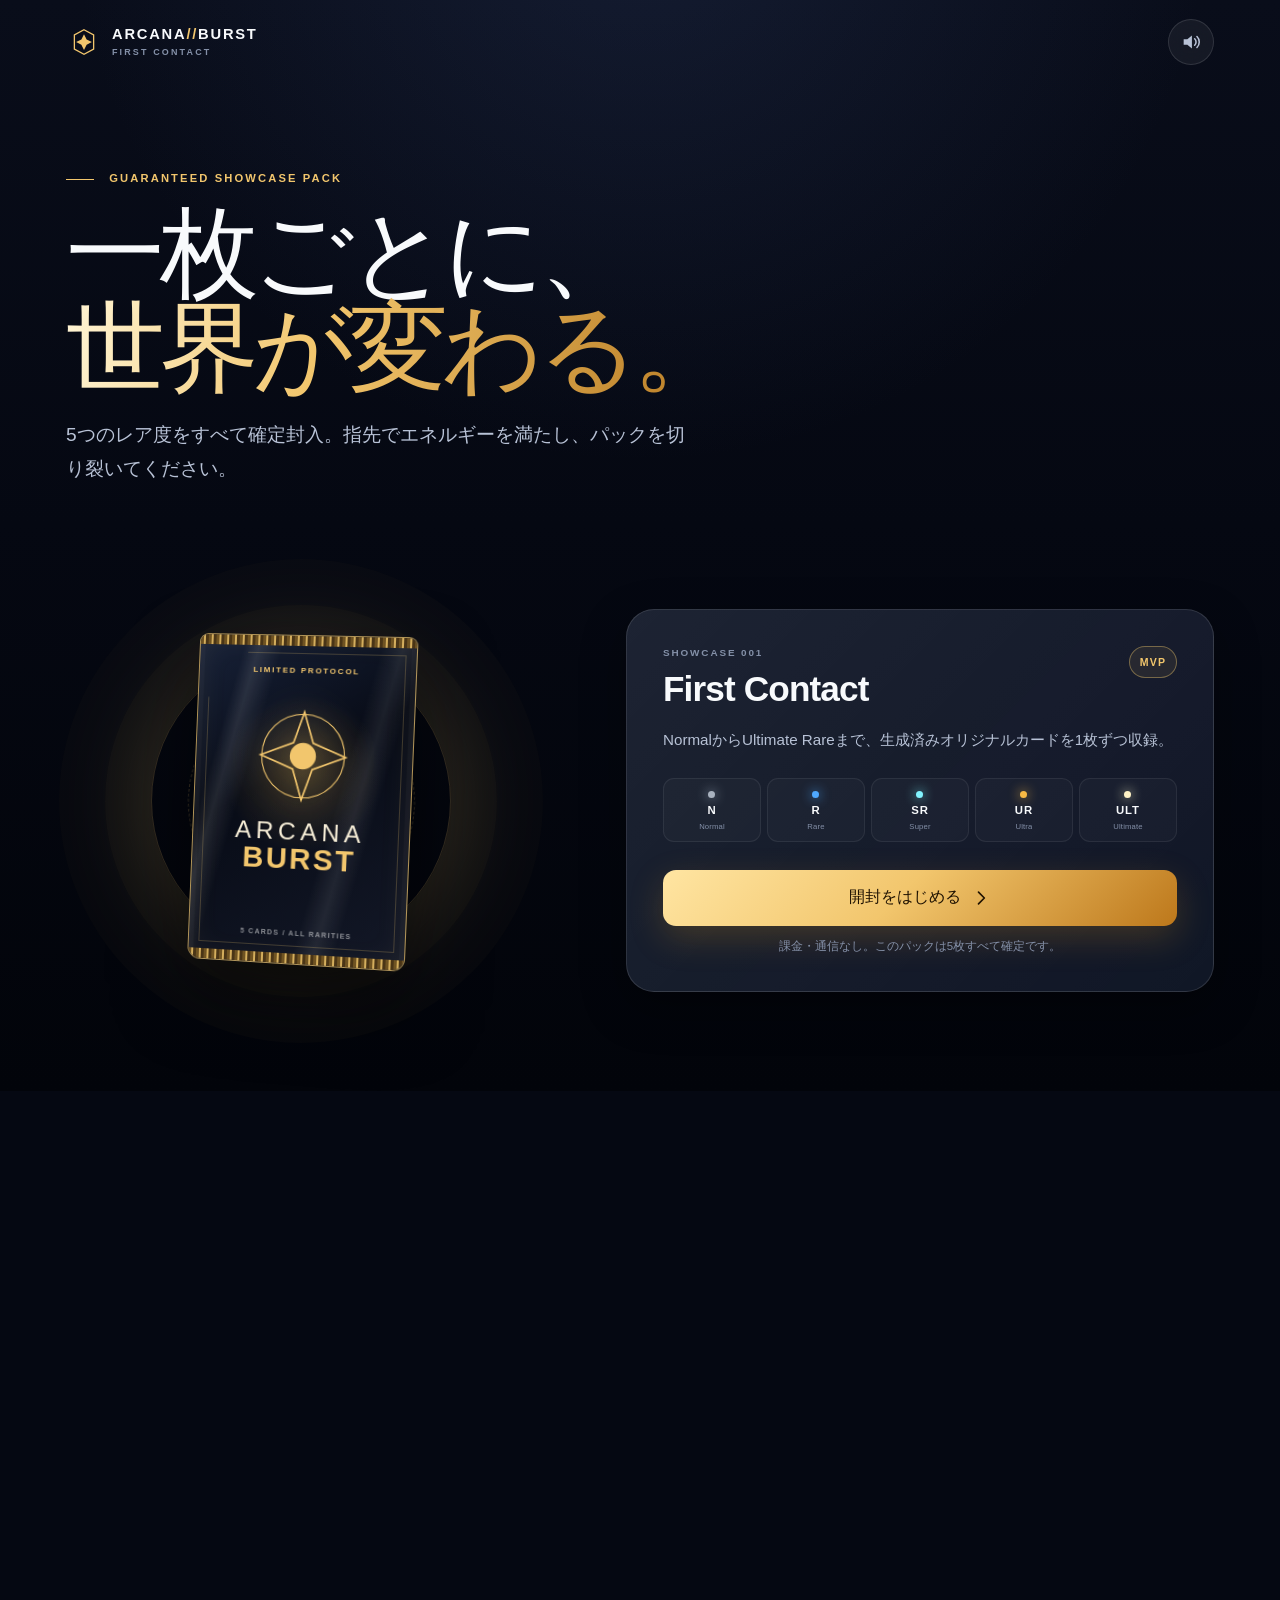
<file: index.html>
<!doctype html>
<html lang="en">
  <head>
    <meta charset="utf-8">
    <meta name="viewport" content="width=device-width, initial-scale=1">
    <title>ARCANA//BURST — Card Pack Opening MVP</title>
    <meta name="description" content="A premium five-rarity card pack opening showcase with original art, sound and effects.">
    <meta http-equiv="refresh" content="0; url=PreviewWeb/?v=20260710-sol-ultra">
    <link rel="canonical" href="PreviewWeb/">
  </head>
  <body>
    <p><a href="PreviewWeb/?v=20260710-sol-ultra">Open ARCANA//BURST</a></p>
  </body>
</html>
</file>
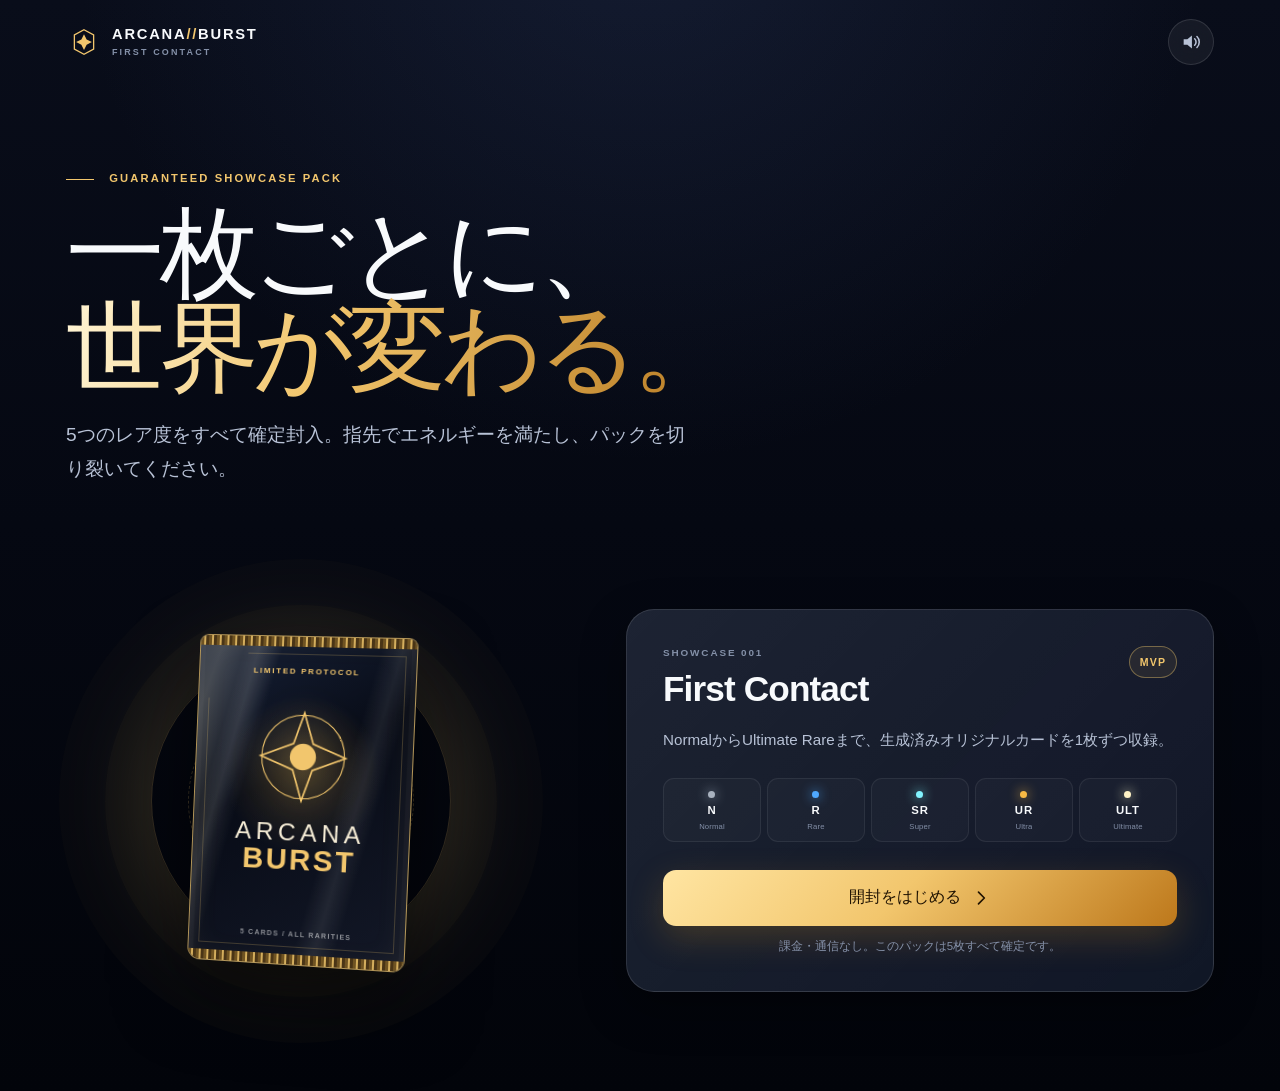
<file: PreviewWeb/index.html>
<!doctype html>
<html lang="ja">
  <head>
    <meta charset="utf-8">
    <meta name="viewport" content="width=device-width, initial-scale=1, viewport-fit=cover">
    <meta name="theme-color" content="#050812">
    <meta name="description" content="5つのレア度を確定封入した、カードパック開封MVPのブラウザ体験です。">
    <title>ARCANA//BURST — Card Pack Opening MVP</title>
    <link rel="icon" href="data:image/svg+xml,%3Csvg xmlns='http://www.w3.org/2000/svg' viewBox='0 0 32 32'%3E%3Crect width='32' height='32' rx='7' fill='%23050812'/%3E%3Cpath d='m16 4 4 8 8 4-8 4-4 8-4-8-8-4 8-4 4-8Z' fill='%23f2c66d'/%3E%3C/svg%3E">
    <link rel="preload" as="image" href="assets/cards/ultimate-rare.webp">
    <link rel="stylesheet" href="styles.css?v=20260710-sol-ultra">
  </head>
  <body data-stage="selection" data-rarity="none">
    <a class="skip-link" href="#main-content">メインへ移動</a>

    <div class="ambient" aria-hidden="true">
      <span class="ambient__orb ambient__orb--one"></span>
      <span class="ambient__orb ambient__orb--two"></span>
      <span class="ambient__grid"></span>
    </div>

    <div id="screen-flash" class="screen-flash" aria-hidden="true"></div>
    <div id="apex-overlay" class="apex-overlay" aria-hidden="true">
      <span class="apex-overlay__ring apex-overlay__ring--one"></span>
      <span class="apex-overlay__ring apex-overlay__ring--two"></span>
      <span class="apex-overlay__core"></span>
    </div>

    <main id="main-content" class="app-shell">
      <header class="top-bar">
        <a id="brand-home" class="brand" href="#pack-selection" aria-label="ARCANA BURST ホーム">
          <span class="brand__mark" aria-hidden="true">
            <svg viewBox="0 0 32 32" width="28" height="28" focusable="false">
              <path d="M16 2 27 8v16l-11 6L5 24V8L16 2Z" fill="none" stroke="currentColor" stroke-width="1.5"/>
              <path d="m16 7 3 6 6 3-6 3-3 6-3-6-6-3 6-3 3-6Z" fill="currentColor"/>
            </svg>
          </span>
          <span>
            <span class="brand__name">ARCANA<span>//</span>BURST</span>
            <span class="brand__edition">FIRST CONTACT</span>
          </span>
        </a>

        <button id="sound-toggle" class="icon-button" type="button" aria-pressed="true" aria-label="効果音をオフにする">
          <svg class="sound-icon sound-icon--on" viewBox="0 0 24 24" width="22" height="22" aria-hidden="true" focusable="false">
            <path d="M4 9v6h4l5 4V5L8 9H4Z" fill="currentColor"/>
            <path d="M16 8.5c1 .9 1.5 2 1.5 3.5S17 14.6 16 15.5M18.5 6c1.7 1.6 2.5 3.6 2.5 6s-.8 4.4-2.5 6" fill="none" stroke="currentColor" stroke-width="1.7" stroke-linecap="round"/>
          </svg>
          <svg class="sound-icon sound-icon--off" viewBox="0 0 24 24" width="22" height="22" aria-hidden="true" focusable="false">
            <path d="M4 9v6h4l5 4V5L8 9H4Z" fill="currentColor"/>
            <path d="m16.5 9 4 6m0-6-4 6" fill="none" stroke="currentColor" stroke-width="1.8" stroke-linecap="round"/>
          </svg>
        </button>
      </header>

      <section id="pack-selection" class="screen selection-screen" aria-labelledby="selection-title">
        <div class="hero-copy">
          <p class="eyebrow"><span aria-hidden="true"></span> GUARANTEED SHOWCASE PACK</p>
          <h1 id="selection-title">一枚ごとに、<br><em>世界が変わる。</em></h1>
          <p class="hero-copy__lead">5つのレア度をすべて確定封入。指先でエネルギーを満たし、パックを切り裂いてください。</p>
        </div>

        <div class="showcase-layout">
          <div class="pack-preview" aria-hidden="true">
            <span class="pack-preview__halo"></span>
            <div class="booster-pack booster-pack--preview">
              <span class="booster-pack__foil"></span>
              <span class="booster-pack__edge"></span>
              <span class="booster-pack__series">LIMITED PROTOCOL</span>
              <span class="booster-pack__sigil">
                <svg viewBox="0 0 100 100" focusable="false">
                  <circle cx="50" cy="50" r="38" fill="none" stroke="currentColor" stroke-width="1"/>
                  <path d="m50 10 9 28 30 12-30 12-9 28-9-28-30-12 30-12 9-28Z" fill="none" stroke="currentColor" stroke-width="1.5"/>
                  <circle cx="50" cy="50" r="12" fill="currentColor"/>
                </svg>
              </span>
              <span class="booster-pack__title">ARCANA<br><b>BURST</b></span>
              <span class="booster-pack__count">5 CARDS / ALL RARITIES</span>
            </div>
          </div>

          <div class="pack-offer glass-panel">
            <div class="pack-offer__header">
              <div>
                <p class="overline">SHOWCASE 001</p>
                <h2>First Contact</h2>
              </div>
              <span class="edition-badge">MVP</span>
            </div>
            <p class="pack-offer__description">NormalからUltimate Rareまで、生成済みオリジナルカードを1枚ずつ収録。</p>

            <ol class="rarity-legend" aria-label="封入レア度">
              <li data-rarity="normal"><span></span><b>N</b><small>Normal</small></li>
              <li data-rarity="rare"><span></span><b>R</b><small>Rare</small></li>
              <li data-rarity="super"><span></span><b>SR</b><small>Super</small></li>
              <li data-rarity="ultra"><span></span><b>UR</b><small>Ultra</small></li>
              <li data-rarity="ultimate"><span></span><b>ULT</b><small>Ultimate</small></li>
            </ol>

            <button id="open-pack-button" class="primary-button primary-button--gold" type="button">
              <span>開封をはじめる</span>
              <svg viewBox="0 0 24 24" width="20" height="20" aria-hidden="true" focusable="false">
                <path d="m9 5 7 7-7 7" fill="none" stroke="currentColor" stroke-width="2" stroke-linecap="round" stroke-linejoin="round"/>
              </svg>
            </button>
            <p class="microcopy">課金・通信なし。このパックは5枚すべて確定です。</p>
          </div>
        </div>
      </section>

      <section id="pack-opening" class="screen opening-screen" aria-labelledby="opening-title" hidden>
        <div class="opening-toolbar">
          <button id="opening-back-button" class="text-button" type="button">
            <svg viewBox="0 0 24 24" width="18" height="18" aria-hidden="true" focusable="false">
              <path d="m15 5-7 7 7 7" fill="none" stroke="currentColor" stroke-width="2" stroke-linecap="round" stroke-linejoin="round"/>
            </svg>
            <span>戻る</span>
          </button>

          <ol id="reveal-progress" class="reveal-progress" aria-label="カード開封進捗">
            <li data-index="0" aria-label="1枚目、未公開"><span></span><b>1</b></li>
            <li data-index="1" aria-label="2枚目、未公開"><span></span><b>2</b></li>
            <li data-index="2" aria-label="3枚目、未公開"><span></span><b>3</b></li>
            <li data-index="3" aria-label="4枚目、未公開"><span></span><b>4</b></li>
            <li data-index="4" aria-label="5枚目、未公開"><span></span><b>5</b></li>
          </ol>
          <span class="toolbar-spacer" aria-hidden="true"></span>
        </div>

        <h2 id="opening-title" class="visually-hidden" tabindex="-1">First Contact パック開封</h2>

        <div id="opening-theater" class="opening-theater">
          <div id="particle-layer" class="particle-layer" aria-hidden="true"></div>
          <div class="stage-light stage-light--left" aria-hidden="true"></div>
          <div class="stage-light stage-light--right" aria-hidden="true"></div>

          <div id="pack-interaction" class="pack-interaction">
            <div
              id="interactive-pack"
              class="interactive-pack"
              role="button"
              tabindex="0"
              aria-describedby="opening-instruction"
              aria-label="パックを長押ししてチャージ"
            >
              <span class="charge-ring" aria-hidden="true"></span>
              <div class="booster-pack booster-pack--interactive" aria-hidden="true">
                <span class="booster-pack__foil"></span>
                <span class="booster-pack__edge"></span>
                <span class="booster-pack__series">LIMITED PROTOCOL</span>
                <span class="booster-pack__sigil">
                  <svg viewBox="0 0 100 100" focusable="false">
                    <circle cx="50" cy="50" r="38" fill="none" stroke="currentColor" stroke-width="1"/>
                    <path d="m50 10 9 28 30 12-30 12-9 28-9-28-30-12 30-12 9-28Z" fill="none" stroke="currentColor" stroke-width="1.5"/>
                    <circle cx="50" cy="50" r="12" fill="currentColor"/>
                  </svg>
                </span>
                <span class="booster-pack__title">ARCANA<br><b>BURST</b></span>
                <span class="booster-pack__count">5 CARDS / ALL RARITIES</span>
                <span class="tear-guide"><i></i><b>SWIPE</b></span>
                <span class="torn-flap"></span>
              </div>
              <span class="hold-label" aria-hidden="true">HOLD</span>
            </div>

            <div class="opening-copy">
              <p id="stage-label" class="eyebrow stage-label">ENERGY DORMANT</p>
              <p id="opening-instruction" class="opening-instruction">パックを長押しして、エネルギーを100%まで満たす</p>
              <div class="charge-track" aria-hidden="true"><span id="charge-fill"></span></div>
              <p id="charge-percent" class="charge-percent" aria-hidden="true">0%</p>
            </div>

            <div id="gesture-alternatives" class="gesture-alternatives">
              <button id="charge-assist-button" class="secondary-button" type="button">ボタンでチャージ</button>
              <button id="tear-assist-button" class="secondary-button secondary-button--accent" type="button" hidden>ボタンで切り裂く</button>
            </div>
          </div>

          <div id="card-reveal-stage" class="card-reveal-stage" hidden>
            <p id="card-counter" class="card-counter">CARD 1 / 5</p>
            <div id="reveal-card" class="reveal-card" aria-label="カードを反転中" tabindex="-1">
              <div id="card-rotor" class="card-rotor">
                <div class="card-face card-face--back" aria-hidden="true">
                  <span class="card-back__frame"></span>
                  <span class="card-back__vortex"></span>
                  <span class="card-back__sigil"></span>
                  <b>ARCANA<span>//</span>BURST</b>
                </div>
                <div id="card-front" class="card-face card-face--front" aria-hidden="true"></div>
              </div>
            </div>
            <div id="rarity-reveal-copy" class="rarity-reveal-copy" aria-hidden="true">
              <p id="revealed-rarity" class="revealed-rarity"></p>
              <h3 id="revealed-name"></h3>
              <p id="revealed-subtitle" class="revealed-subtitle"></p>
            </div>
            <button id="next-card-button" class="primary-button reveal-next-button" type="button" hidden>
              <span>次のカード</span>
              <svg viewBox="0 0 24 24" width="20" height="20" aria-hidden="true" focusable="false">
                <path d="m9 5 7 7-7 7" fill="none" stroke="currentColor" stroke-width="2" stroke-linecap="round" stroke-linejoin="round"/>
              </svg>
            </button>
          </div>
        </div>
      </section>

      <section id="results" class="screen results-screen" aria-labelledby="results-title" hidden>
        <div class="results-heading">
          <p class="eyebrow"><span aria-hidden="true"></span> OPENING COMPLETE</p>
          <h2 id="results-title" tabindex="-1">5つの輝きを獲得</h2>
          <p>First Contactの全カード。レア度ごとの光沢と生成アートを一覧で確認できます。</p>
        </div>

        <div id="result-list" class="result-list"></div>

        <div class="results-actions glass-panel">
          <p><b>SHOWCASE COMPLETE</b><span>5 / 5 CARDS REVEALED</span></p>
          <button id="open-again-button" class="primary-button primary-button--gold" type="button">
            <span>もう一度開封する</span>
            <svg viewBox="0 0 24 24" width="20" height="20" aria-hidden="true" focusable="false">
              <path d="M20 11a8 8 0 1 0-2.3 5.7M20 5v6h-6" fill="none" stroke="currentColor" stroke-width="2" stroke-linecap="round" stroke-linejoin="round"/>
            </svg>
          </button>
        </div>
      </section>
    </main>

    <div id="live-status" class="visually-hidden" role="status" aria-live="polite" aria-atomic="true"></div>

    <script src="app.js?v=20260710-sol-ultra-p1"></script>
  </body>
</html>
</file>
<file: PreviewWeb/styles.css>
:root {
  color-scheme: dark;
  --bg: #050812;
  --bg-deep: #02040a;
  --surface: rgba(15, 23, 42, 0.72);
  --surface-strong: rgba(18, 27, 49, 0.92);
  --surface-soft: rgba(255, 255, 255, 0.055);
  --text: #f8fafc;
  --text-soft: #b8c2d6;
  --text-muted: #8490a8;
  --gold: #f2c66d;
  --gold-strong: #d99525;
  --gold-dark: #7a4b0d;
  --line: rgba(255, 255, 255, 0.12);
  --focus: #f8d98f;
  --stage-accent: 216, 187, 124;
  --stage-accent-strong: #d8bb7c;
  --radius-sm: 10px;
  --radius-md: 18px;
  --radius-lg: 28px;
  --shadow-1: 0 16px 44px rgba(0, 0, 0, 0.35);
  --shadow-2: 0 28px 90px rgba(0, 0, 0, 0.62);
  --ease-out: cubic-bezier(0.16, 1, 0.3, 1);
  --ease-spring: cubic-bezier(0.22, 1.4, 0.36, 1);
  --flip-duration: 900ms;
  font-family: Inter, ui-sans-serif, -apple-system, BlinkMacSystemFont, "Segoe UI", "Noto Sans JP", sans-serif;
  font-synthesis: none;
}

* {
  box-sizing: border-box;
}

html {
  min-width: 320px;
  min-height: 100%;
  background: var(--bg);
  scroll-behavior: smooth;
}

body {
  min-width: 320px;
  min-height: 100vh;
  min-height: 100dvh;
  margin: 0;
  overflow-x: hidden;
  background:
    radial-gradient(circle at 50% -10%, rgba(50, 68, 112, 0.28), transparent 42%),
    linear-gradient(180deg, #090d1a 0%, var(--bg) 48%, var(--bg-deep) 100%);
  color: var(--text);
  transition: background-color 400ms ease;
}

body::before {
  position: fixed;
  z-index: -3;
  inset: 0;
  background: radial-gradient(circle at 50% 54%, rgba(var(--stage-accent), 0.11), transparent 38%);
  content: "";
  pointer-events: none;
  transition: background 500ms ease;
}

button,
a {
  -webkit-tap-highlight-color: transparent;
}

button {
  border: 0;
  color: inherit;
  font: inherit;
}

button,
[role="button"],
a {
  touch-action: manipulation;
}

button:not(:disabled),
[role="button"],
a {
  cursor: pointer;
}

img,
svg {
  display: block;
}

img {
  max-width: 100%;
}

h1,
h2,
h3,
p {
  overflow-wrap: anywhere;
}

[hidden] {
  display: none !important;
}

:focus-visible {
  outline: 3px solid var(--focus);
  outline-offset: 4px;
}

.visually-hidden {
  position: absolute !important;
  width: 1px !important;
  height: 1px !important;
  padding: 0 !important;
  margin: -1px !important;
  overflow: hidden !important;
  clip: rect(0, 0, 0, 0) !important;
  white-space: nowrap !important;
  border: 0 !important;
}

.skip-link {
  position: fixed;
  z-index: 100;
  top: 12px;
  left: 12px;
  min-height: 44px;
  padding: 11px 16px;
  border-radius: var(--radius-sm);
  background: var(--text);
  color: var(--bg);
  font-weight: 800;
  transform: translateY(-150%);
  transition: transform 180ms ease;
}

.skip-link:focus {
  transform: translateY(0);
}

.ambient {
  position: fixed;
  z-index: -2;
  inset: 0;
  overflow: hidden;
  pointer-events: none;
}

.ambient__orb {
  position: absolute;
  width: 42vw;
  height: 42vw;
  min-width: 340px;
  min-height: 340px;
  border-radius: 50%;
  filter: blur(100px);
  opacity: 0.18;
}

.ambient__orb--one {
  top: -26%;
  left: -15%;
  background: #344e91;
}

.ambient__orb--two {
  right: -18%;
  bottom: -30%;
  background: #7a4b0d;
}

.ambient__grid {
  position: absolute;
  inset: 0;
  background-image:
    linear-gradient(rgba(255, 255, 255, 0.018) 1px, transparent 1px),
    linear-gradient(90deg, rgba(255, 255, 255, 0.018) 1px, transparent 1px);
  background-size: 48px 48px;
  mask-image: linear-gradient(to bottom, black, transparent 75%);
}

.screen-flash {
  position: fixed;
  z-index: 50;
  inset: 0;
  background: rgba(var(--stage-accent), 0.96);
  opacity: 0;
  pointer-events: none;
}

.screen-flash.is-active {
  animation: screen-flash 620ms ease-out both;
}

.apex-overlay {
  position: fixed;
  z-index: 40;
  inset: 0;
  display: grid;
  place-items: center;
  overflow: hidden;
  background: rgba(0, 0, 0, 0.82);
  opacity: 0;
  pointer-events: none;
  transition: opacity 340ms ease;
}

.apex-overlay.is-primed {
  opacity: 1;
}

.apex-overlay.is-bursting {
  background: rgba(0, 0, 0, 0.15);
  opacity: 1;
}

.apex-overlay__ring,
.apex-overlay__core {
  position: absolute;
  border-radius: 50%;
}

.apex-overlay__ring {
  width: min(68vw, 560px);
  aspect-ratio: 1;
  border: 1px solid rgba(255, 255, 255, 0.74);
  box-shadow:
    0 0 24px rgba(255, 237, 187, 0.78),
    inset 0 0 24px rgba(166, 209, 255, 0.54);
  opacity: 0;
}

.apex-overlay__ring--two {
  width: min(48vw, 390px);
  border-style: dashed;
}

.apex-overlay.is-bursting .apex-overlay__ring--one {
  animation: apex-ring 1100ms var(--ease-out) both;
}

.apex-overlay.is-bursting .apex-overlay__ring--two {
  animation: apex-ring 920ms 90ms var(--ease-out) reverse both;
}

.apex-overlay__core {
  width: 12px;
  height: 12px;
  background: white;
  box-shadow: 0 0 80px 34px rgba(255, 244, 208, 0.95);
  opacity: 0;
}

.apex-overlay.is-bursting .apex-overlay__core {
  animation: apex-core 780ms ease-out both;
}

.app-shell {
  width: min(100%, 1180px);
  min-height: 100vh;
  min-height: 100dvh;
  margin: 0 auto;
  padding:
    max(16px, env(safe-area-inset-top))
    max(16px, calc(env(safe-area-inset-right) + 16px))
    max(32px, calc(env(safe-area-inset-bottom) + 24px))
    max(16px, calc(env(safe-area-inset-left) + 16px));
}

.top-bar {
  position: relative;
  z-index: 30;
  display: flex;
  align-items: center;
  justify-content: space-between;
  gap: 16px;
  min-height: 52px;
}

.brand {
  display: inline-flex;
  align-items: center;
  gap: 10px;
  min-height: 44px;
  color: var(--text);
  text-decoration: none;
}

.brand__mark {
  display: grid;
  width: 36px;
  height: 36px;
  place-items: center;
  color: var(--gold);
}

.brand__name,
.brand__edition {
  display: block;
}

.brand__name {
  font-size: 0.92rem;
  font-weight: 900;
  letter-spacing: 0.12em;
  line-height: 1;
}

.brand__name span {
  color: var(--gold);
}

.brand__edition {
  margin-top: 5px;
  color: var(--text-muted);
  font-size: 0.56rem;
  font-weight: 800;
  letter-spacing: 0.24em;
}

.icon-button {
  display: grid;
  width: 46px;
  height: 46px;
  flex: 0 0 46px;
  place-items: center;
  border: 1px solid var(--line);
  border-radius: 50%;
  background: rgba(255, 255, 255, 0.055);
  color: var(--text-soft);
  backdrop-filter: blur(14px);
  transition: color 180ms ease, border-color 180ms ease, background 180ms ease, transform 120ms ease;
}

.icon-button:hover {
  border-color: rgba(242, 198, 109, 0.5);
  background: rgba(242, 198, 109, 0.1);
  color: var(--gold);
}

.icon-button:active {
  transform: scale(0.95);
}

.sound-icon--off,
.icon-button[aria-pressed="false"] .sound-icon--on {
  display: none;
}

.icon-button[aria-pressed="false"] .sound-icon--off {
  display: block;
}

.screen {
  animation: screen-enter 480ms var(--ease-out) both;
}

.selection-screen {
  padding: clamp(54px, 8vw, 104px) 0 28px;
}

.hero-copy {
  max-width: 740px;
}

.eyebrow,
.overline,
.card-counter {
  margin: 0;
  color: var(--gold);
  font-size: 0.7rem;
  font-weight: 900;
  letter-spacing: 0.19em;
  line-height: 1.5;
  text-transform: uppercase;
}

.eyebrow > span {
  display: inline-block;
  width: 28px;
  height: 1px;
  margin-right: 10px;
  background: currentColor;
  vertical-align: middle;
}

.hero-copy h1 {
  margin: 18px 0 22px;
  font-size: clamp(2.7rem, 8.5vw, 6.2rem);
  font-weight: 800;
  letter-spacing: -0.055em;
  line-height: 0.96;
}

.hero-copy h1 em {
  background: linear-gradient(102deg, #fff5d6 0%, var(--gold) 38%, #b77a22 100%);
  background-clip: text;
  color: transparent;
  font-style: normal;
}

.hero-copy__lead {
  max-width: 620px;
  margin: 0;
  color: var(--text-soft);
  font-size: clamp(1rem, 2.2vw, 1.2rem);
  line-height: 1.8;
}

.showcase-layout {
  display: grid;
  align-items: center;
  gap: clamp(34px, 7vw, 92px);
  margin-top: clamp(44px, 7vw, 84px);
}

.pack-preview {
  position: relative;
  display: grid;
  min-height: 390px;
  place-items: center;
  perspective: 1000px;
}

.pack-preview__halo {
  position: absolute;
  width: 300px;
  aspect-ratio: 1;
  border: 1px solid rgba(242, 198, 109, 0.2);
  border-radius: 50%;
  box-shadow:
    0 0 0 46px rgba(242, 198, 109, 0.025),
    0 0 0 92px rgba(242, 198, 109, 0.018),
    0 0 90px rgba(242, 198, 109, 0.18);
}

.pack-preview__halo::before,
.pack-preview__halo::after {
  position: absolute;
  inset: 12%;
  border: 1px dashed rgba(242, 198, 109, 0.26);
  border-radius: inherit;
  content: "";
  animation: halo-spin 28s linear infinite;
}

.pack-preview__halo::after {
  inset: 27%;
  animation-direction: reverse;
  animation-duration: 18s;
}

.booster-pack {
  position: relative;
  display: flex;
  width: 188px;
  height: 282px;
  flex-direction: column;
  align-items: center;
  overflow: hidden;
  border: 1px solid rgba(242, 198, 109, 0.72);
  border-radius: 9px 9px 13px 13px;
  background:
    linear-gradient(104deg, transparent 0 16%, rgba(255, 255, 255, 0.1) 21%, transparent 29% 62%, rgba(255, 255, 255, 0.08) 69%, transparent 76%),
    radial-gradient(circle at 50% 42%, rgba(205, 159, 64, 0.23), transparent 36%),
    linear-gradient(150deg, #182239 0%, #080c17 42%, #131827 100%);
  color: var(--gold);
  box-shadow:
    inset 0 0 0 5px rgba(255, 255, 255, 0.025),
    inset 0 0 32px rgba(255, 215, 126, 0.08),
    0 34px 72px rgba(0, 0, 0, 0.62);
  isolation: isolate;
}

.booster-pack::before,
.booster-pack::after {
  position: absolute;
  z-index: 4;
  right: 0;
  left: 0;
  height: 10px;
  background: repeating-linear-gradient(90deg, #6f5322 0 3px, #d4ae5d 3px 5px, #4a3516 5px 8px);
  content: "";
}

.booster-pack::before {
  top: 0;
}

.booster-pack::after {
  bottom: 0;
}

.booster-pack--preview {
  z-index: 2;
  transform: rotateY(-8deg) rotateZ(2.5deg);
  animation: pack-float 5.4s ease-in-out infinite;
}

.booster-pack__foil {
  position: absolute;
  z-index: 1;
  inset: -50%;
  background: linear-gradient(100deg, transparent 38%, rgba(255, 247, 215, 0.2) 49%, transparent 60%);
  transform: translateX(-30%) rotate(8deg);
  animation: foil-drift 5s ease-in-out infinite;
}

.booster-pack__edge {
  position: absolute;
  z-index: 2;
  inset: 17px 10px;
  border: 1px solid rgba(242, 198, 109, 0.22);
  clip-path: polygon(0 0, 20% 0, 0 16%, 0 100%, 100% 100%, 100% 0);
}

.booster-pack__series,
.booster-pack__count,
.booster-pack__title,
.booster-pack__sigil {
  position: relative;
  z-index: 3;
}

.booster-pack__series {
  margin-top: 30px;
  font-size: 0.5rem;
  font-weight: 800;
  letter-spacing: 0.22em;
}

.booster-pack__sigil {
  width: 94px;
  height: 94px;
  margin-top: 19px;
  filter: drop-shadow(0 0 16px rgba(242, 198, 109, 0.4));
}

.booster-pack__title {
  margin-top: 9px;
  color: #f8efd8;
  font-size: 1.38rem;
  font-weight: 300;
  letter-spacing: 0.19em;
  line-height: 0.98;
  text-align: center;
}

.booster-pack__title b {
  color: var(--gold);
  font-size: 1.63rem;
  font-weight: 900;
  letter-spacing: 0.08em;
}

.booster-pack__count {
  margin-top: auto;
  margin-bottom: 27px;
  color: rgba(255, 255, 255, 0.52);
  font-size: 0.44rem;
  font-weight: 800;
  letter-spacing: 0.18em;
}

.glass-panel {
  border: 1px solid var(--line);
  background:
    linear-gradient(135deg, rgba(255, 255, 255, 0.075), rgba(255, 255, 255, 0.022)),
    var(--surface);
  box-shadow: var(--shadow-1);
  backdrop-filter: blur(22px);
}

.pack-offer {
  padding: clamp(22px, 5vw, 36px);
  border-radius: var(--radius-lg);
}

.pack-offer__header {
  display: flex;
  align-items: flex-start;
  justify-content: space-between;
  gap: 16px;
}

.overline {
  color: var(--text-muted);
  font-size: 0.62rem;
}

.pack-offer h2 {
  margin: 8px 0 0;
  font-size: clamp(1.65rem, 4vw, 2.2rem);
  letter-spacing: -0.025em;
}

.edition-badge {
  display: inline-grid;
  min-width: 48px;
  min-height: 32px;
  place-items: center;
  border: 1px solid rgba(242, 198, 109, 0.4);
  border-radius: 999px;
  background: rgba(242, 198, 109, 0.08);
  color: var(--gold);
  font-size: 0.66rem;
  font-weight: 900;
  letter-spacing: 0.12em;
}

.pack-offer__description {
  margin: 18px 0 24px;
  color: var(--text-soft);
  font-size: 0.95rem;
  line-height: 1.75;
}

.rarity-legend {
  display: grid;
  grid-template-columns: repeat(5, 1fr);
  gap: 6px;
  padding: 0;
  margin: 0 0 28px;
  list-style: none;
}

.rarity-legend li {
  display: grid;
  min-width: 0;
  justify-items: center;
  gap: 6px;
  padding: 12px 2px 10px;
  border: 1px solid rgba(255, 255, 255, 0.07);
  border-radius: 11px;
  background: rgba(255, 255, 255, 0.025);
}

.rarity-legend li > span {
  width: 7px;
  height: 7px;
  border-radius: 50%;
  background: var(--rarity-color);
  box-shadow: 0 0 12px var(--rarity-color);
}

.rarity-legend b {
  font-size: 0.71rem;
  letter-spacing: 0.08em;
}

.rarity-legend small {
  max-width: 100%;
  overflow: hidden;
  color: var(--text-muted);
  font-size: 0.48rem;
  letter-spacing: 0.02em;
  text-overflow: ellipsis;
  white-space: nowrap;
}

[data-rarity="normal"] { --rarity-color: #a9b2bf; }
[data-rarity="rare"] { --rarity-color: #4fa9ff; }
[data-rarity="super"] { --rarity-color: #82f4ff; }
[data-rarity="ultra"] { --rarity-color: #f7b944; }
[data-rarity="ultimate"] { --rarity-color: #fff3c7; }

.primary-button,
.secondary-button,
.text-button {
  display: inline-flex;
  min-height: 48px;
  align-items: center;
  justify-content: center;
  gap: 10px;
  border-radius: 13px;
  font-weight: 850;
  transition: transform 120ms ease, background 180ms ease, border-color 180ms ease, box-shadow 180ms ease, color 180ms ease;
}

.primary-button {
  padding: 0 20px;
  background: linear-gradient(135deg, #e6edf8, #b9c8dd);
  color: #0a1020;
  box-shadow: 0 10px 28px rgba(0, 0, 0, 0.24);
}

.primary-button--gold {
  width: 100%;
  min-height: 56px;
  background: linear-gradient(135deg, #ffe5a2 0%, var(--gold) 46%, #bd781b 100%);
  color: #201302;
  box-shadow: 0 12px 34px rgba(217, 149, 37, 0.22);
}

.primary-button:hover {
  box-shadow: 0 14px 40px rgba(242, 198, 109, 0.3);
  transform: translateY(-2px);
}

.primary-button:active,
.secondary-button:active,
.text-button:active {
  transform: scale(0.97);
}

.primary-button:disabled,
.secondary-button:disabled {
  cursor: not-allowed;
  opacity: 0.45;
}

.secondary-button {
  min-width: min(100%, 210px);
  padding: 0 18px;
  border: 1px solid rgba(255, 255, 255, 0.17);
  background: rgba(255, 255, 255, 0.07);
  color: var(--text);
}

.secondary-button:hover {
  border-color: rgba(242, 198, 109, 0.45);
  background: rgba(242, 198, 109, 0.1);
}

.secondary-button--accent {
  border-color: rgba(242, 198, 109, 0.5);
  background: rgba(242, 198, 109, 0.14);
  color: #ffdf9a;
}

.text-button {
  min-width: 74px;
  padding: 0 10px;
  background: transparent;
  color: var(--text-soft);
}

.text-button:hover {
  color: var(--gold);
}

.microcopy {
  margin: 12px 0 0;
  color: var(--text-muted);
  font-size: 0.72rem;
  line-height: 1.5;
  text-align: center;
}

/* Opening stage */

.opening-screen {
  min-height: calc(100dvh - 88px);
}

.opening-toolbar {
  position: relative;
  z-index: 25;
  display: grid;
  grid-template-columns: 74px 1fr 74px;
  align-items: center;
  gap: 8px;
  margin-top: 8px;
}

.toolbar-spacer {
  display: block;
}

.reveal-progress {
  display: flex;
  width: min(100%, 360px);
  align-items: flex-start;
  justify-self: center;
  padding: 0;
  margin: 0;
  list-style: none;
}

.reveal-progress li {
  position: relative;
  display: grid;
  flex: 1;
  justify-items: center;
  gap: 5px;
  color: var(--text-muted);
  font-size: 0.56rem;
  letter-spacing: 0.06em;
}

.reveal-progress li:not(:last-child)::after {
  position: absolute;
  z-index: -1;
  top: 4px;
  left: 50%;
  width: 100%;
  height: 1px;
  background: rgba(255, 255, 255, 0.12);
  content: "";
}

.reveal-progress span {
  width: 9px;
  height: 9px;
  border: 1px solid rgba(255, 255, 255, 0.3);
  border-radius: 50%;
  background: var(--bg);
  transition: background 280ms ease, border-color 280ms ease, box-shadow 280ms ease, transform 280ms var(--ease-spring);
}

.reveal-progress li.is-current span {
  border-color: var(--stage-accent-strong);
  background: var(--stage-accent-strong);
  box-shadow: 0 0 16px rgba(var(--stage-accent), 0.9);
  transform: scale(1.35);
}

.reveal-progress li.is-revealed span {
  border-color: var(--rarity-color);
  background: var(--rarity-color);
}

.reveal-progress li.is-revealed b,
.reveal-progress li.is-current b {
  color: var(--text);
}

.opening-theater {
  position: relative;
  display: grid;
  min-height: min(770px, calc(100dvh - 132px));
  place-items: center;
  overflow: hidden;
  margin-top: 6px;
  border: 1px solid rgba(255, 255, 255, 0.075);
  border-radius: clamp(20px, 4vw, 34px);
  background:
    radial-gradient(circle at 50% 43%, rgba(var(--stage-accent), 0.1), transparent 38%),
    linear-gradient(180deg, rgba(13, 19, 34, 0.86), rgba(4, 7, 14, 0.96));
  box-shadow: var(--shadow-2);
  isolation: isolate;
}

.opening-theater::before {
  position: absolute;
  z-index: -1;
  right: -20%;
  bottom: -38%;
  left: -20%;
  height: 58%;
  border-radius: 50%;
  background: radial-gradient(ellipse, rgba(var(--stage-accent), 0.16), transparent 62%);
  content: "";
  filter: blur(24px);
  transition: background 450ms ease;
}

.opening-theater.is-impacting {
  animation: theater-impact 520ms var(--ease-out) both;
}

.stage-light {
  position: absolute;
  z-index: -1;
  top: -18%;
  width: 38%;
  height: 90%;
  background: linear-gradient(180deg, rgba(var(--stage-accent), 0.15), transparent 76%);
  clip-path: polygon(44% 0, 56% 0, 100% 100%, 0 100%);
  filter: blur(20px);
  opacity: 0.6;
  transition: opacity 400ms ease, background 400ms ease;
}

.stage-light--left {
  left: 0;
  transform: rotate(-18deg);
}

.stage-light--right {
  right: 0;
  transform: rotate(18deg);
}

.particle-layer {
  position: absolute;
  z-index: 18;
  inset: 0;
  overflow: hidden;
  pointer-events: none;
}

.particle {
  position: absolute;
  top: 50%;
  left: 50%;
  width: var(--size, 5px);
  height: var(--size, 5px);
  border-radius: 50%;
  background: var(--particle-color, white);
  box-shadow: 0 0 calc(var(--size, 5px) * 3) var(--particle-color, white);
  opacity: 0;
  transform: translate(var(--x, 0), var(--y, 0)) scale(0.2);
  animation: particle-burst var(--duration, 900ms) var(--delay, 0ms) var(--ease-out) both;
}

.particle--streak {
  width: 2px;
  height: calc(var(--size, 5px) * 5);
  border-radius: 999px;
}

.particle--diamond {
  border-radius: 1px;
  transform: translate(var(--x, 0), var(--y, 0)) rotate(45deg) scale(0.2);
}

.pack-interaction {
  position: relative;
  z-index: 5;
  display: grid;
  width: min(100%, 520px);
  justify-items: center;
  gap: 20px;
  padding: 40px 16px 34px;
}

.interactive-pack {
  position: relative;
  display: grid;
  width: 224px;
  height: 316px;
  place-items: center;
  border-radius: 22px;
  cursor: grab;
  perspective: 900px;
  touch-action: none;
  user-select: none;
}

.interactive-pack:active {
  cursor: grabbing;
}

.booster-pack--interactive {
  width: 188px;
  height: 282px;
  transition: transform 300ms var(--ease-out), filter 300ms ease, opacity 260ms ease;
  will-change: transform;
}

.charge-ring {
  position: absolute;
  inset: 0;
  border-radius: 50%;
  background: conic-gradient(var(--gold) calc(var(--charge, 0) * 1turn), rgba(255, 255, 255, 0.07) 0);
  filter: drop-shadow(0 0 12px rgba(242, 198, 109, calc(var(--charge, 0) * 0.75)));
  mask: radial-gradient(circle, transparent 68%, black 69% 72%, transparent 73%);
  opacity: calc(0.35 + var(--charge, 0) * 0.65);
  transform: rotate(-90deg);
  transition: opacity 200ms ease;
}

.hold-label {
  position: absolute;
  right: 0;
  bottom: 18px;
  left: 0;
  color: var(--text-muted);
  font-size: 0.58rem;
  font-weight: 900;
  letter-spacing: 0.28em;
  text-align: center;
  transition: color 200ms ease, opacity 200ms ease;
}

.interactive-pack.is-charging .booster-pack--interactive {
  filter: brightness(calc(1 + var(--charge, 0) * 0.28));
  transform: scale(calc(1 + var(--charge, 0) * 0.035));
}

.interactive-pack.is-charging .hold-label {
  color: var(--gold);
}

.interactive-pack.is-ready .booster-pack--interactive {
  filter: brightness(1.18) drop-shadow(0 0 30px rgba(242, 198, 109, 0.3));
  animation: ready-pulse 1.35s ease-in-out infinite;
}

.interactive-pack.is-ready .hold-label {
  opacity: 0;
}

.tear-guide {
  position: absolute;
  z-index: 7;
  top: 31px;
  right: 10px;
  left: 10px;
  display: flex;
  height: 24px;
  align-items: center;
  border-top: 1px dashed rgba(255, 224, 155, 0.8);
  opacity: 0;
  pointer-events: none;
  transition: opacity 220ms ease;
}

.tear-guide i {
  position: absolute;
  top: -2px;
  left: 0;
  width: calc(var(--tear, 0) * 100%);
  height: 3px;
  background: #fff2c4;
  box-shadow: 0 0 12px #ffc962;
}

.tear-guide b {
  margin: 8px auto 0;
  color: #ffe8ac;
  font-size: 0.47rem;
  letter-spacing: 0.22em;
}

.interactive-pack.is-ready .tear-guide,
.interactive-pack.is-tearing .tear-guide {
  opacity: 1;
}

.torn-flap {
  position: absolute;
  z-index: 8;
  top: 9px;
  right: 0;
  left: 0;
  height: 38px;
  border-bottom: 1px solid rgba(242, 198, 109, 0.72);
  background:
    linear-gradient(104deg, transparent 0 16%, rgba(255, 255, 255, 0.14) 21%, transparent 29%),
    linear-gradient(150deg, #182239, #080c17);
  clip-path: polygon(0 0, 100% 0, 100% 84%, 91% 100%, 80% 84%, 69% 98%, 55% 82%, 43% 100%, 30% 84%, 17% 97%, 0 82%);
  opacity: calc(var(--tear, 0));
  transform: translateX(calc(var(--tear, 0) * 76px)) rotate(calc(var(--tear, 0) * 8deg));
}

.interactive-pack.is-tearing .booster-pack--interactive {
  transform: rotate(calc((var(--tear, 0) - 0.5) * 2deg));
}

.interactive-pack.is-opened .booster-pack--interactive {
  filter: brightness(1.5);
  opacity: 0;
  transform: scale(1.12) translateY(70px);
}

.interactive-pack.is-opened .torn-flap {
  opacity: 0;
  transform: translate(170px, -90px) rotate(28deg);
  transition: transform 550ms var(--ease-out), opacity 500ms ease;
}

.interactive-pack.is-opened .charge-ring,
.interactive-pack.is-opened .hold-label {
  opacity: 0;
}

.opening-copy {
  display: grid;
  width: min(100%, 380px);
  justify-items: center;
  text-align: center;
}

.stage-label {
  color: var(--stage-accent-strong);
}

.opening-instruction {
  min-height: 48px;
  margin: 8px 0 14px;
  color: var(--text-soft);
  font-size: clamp(0.92rem, 3.6vw, 1.05rem);
  font-weight: 650;
  line-height: 1.55;
}

.charge-track {
  width: min(100%, 280px);
  height: 3px;
  overflow: hidden;
  border-radius: 99px;
  background: rgba(255, 255, 255, 0.08);
}

.charge-track span {
  display: block;
  width: calc(var(--charge, 0) * 100%);
  height: 100%;
  border-radius: inherit;
  background: linear-gradient(90deg, #9d6819, #ffe3a0);
  box-shadow: 0 0 12px rgba(242, 198, 109, 0.6);
}

.charge-percent {
  margin: 7px 0 0;
  color: var(--text-muted);
  font-size: 0.68rem;
  font-variant-numeric: tabular-nums;
  font-weight: 800;
  letter-spacing: 0.1em;
}

.gesture-alternatives {
  display: flex;
  min-height: 48px;
  flex-wrap: wrap;
  justify-content: center;
  gap: 10px;
}

/* Card reveal */

.card-reveal-stage {
  position: relative;
  z-index: 10;
  display: grid;
  width: 100%;
  min-height: 100%;
  justify-items: center;
  align-content: center;
  gap: 14px;
  padding: 30px 12px 34px;
}

.card-counter {
  color: var(--text-muted);
  font-variant-numeric: tabular-nums;
}

.reveal-card {
  position: relative;
  width: clamp(210px, 68vw, 278px);
  aspect-ratio: 0.69;
  perspective: 1200px;
}

.reveal-card::before {
  position: absolute;
  z-index: -1;
  inset: 9% -20%;
  border-radius: 50%;
  background: radial-gradient(circle, rgba(var(--stage-accent), 0.32), transparent 66%);
  content: "";
  filter: blur(18px);
  opacity: 0;
  transform: scale(0.65);
  transition: opacity 500ms ease, transform 700ms var(--ease-out);
}

.reveal-card.is-revealed::before {
  opacity: 1;
  transform: scale(1);
}

.card-rotor {
  position: absolute;
  inset: 0;
  transform-style: preserve-3d;
  will-change: transform;
}

.card-rotor.is-flipping {
  animation: flip-card var(--flip-duration) var(--ease-out) both;
}

.card-face {
  position: absolute;
  inset: 0;
  overflow: hidden;
  border-radius: 13px;
  backface-visibility: hidden;
  box-shadow: 0 26px 54px rgba(0, 0, 0, 0.62);
}

.card-face--back {
  display: grid;
  place-items: center;
  border: 5px solid #131a2b;
  background:
    repeating-radial-gradient(ellipse at center, transparent 0 8px, rgba(224, 182, 92, 0.1) 9px 10px),
    radial-gradient(circle, #6a4213 0%, #281605 25%, #0a0d19 60%, #12192a 100%);
  color: var(--gold);
}

.card-face--back > b {
  position: relative;
  z-index: 4;
  padding: 5px 7px;
  border: 1px solid rgba(242, 198, 109, 0.4);
  background: rgba(6, 8, 15, 0.72);
  font-size: clamp(0.62rem, 2.4vw, 0.8rem);
  letter-spacing: 0.11em;
}

.card-face--back > b span {
  color: white;
}

.card-back__frame {
  position: absolute;
  inset: 7px;
  border: 1px solid rgba(242, 198, 109, 0.55);
  border-radius: 7px;
  box-shadow: inset 0 0 28px rgba(242, 198, 109, 0.12);
}

.card-back__vortex {
  position: absolute;
  width: 76%;
  aspect-ratio: 1;
  border: 2px solid rgba(242, 198, 109, 0.45);
  border-radius: 50%;
  box-shadow:
    0 0 0 10px rgba(242, 198, 109, 0.04),
    0 0 0 22px rgba(242, 198, 109, 0.03),
    inset 0 0 30px rgba(242, 198, 109, 0.2);
  transform: rotate(34deg);
}

.card-back__sigil {
  position: absolute;
  width: 37%;
  aspect-ratio: 1;
  border: 1px solid rgba(255, 239, 202, 0.7);
  transform: rotate(45deg);
}

.card-face--front {
  transform: rotateY(180deg);
}

.tcg-card {
  --card-base: #8e8b82;
  --card-deep: #343536;
  --foil-opacity: 0;
  position: absolute;
  inset: 0;
  display: grid;
  grid-template-rows: auto auto 1fr auto auto;
  padding: 5.2% 5.4% 4.8%;
  border: clamp(4px, 1.7vw, 7px) solid var(--card-deep);
  border-radius: 13px;
  background:
    linear-gradient(140deg, rgba(255, 255, 255, 0.55), transparent 20% 74%, rgba(0, 0, 0, 0.32)),
    var(--card-base);
  color: #111318;
  isolation: isolate;
}

.tcg-card::before {
  position: absolute;
  z-index: 6;
  inset: -35%;
  background:
    linear-gradient(115deg, transparent 32%, rgba(255, 107, 226, 0.5) 42%, rgba(103, 226, 255, 0.55) 48%, rgba(255, 240, 131, 0.6) 53%, transparent 64%);
  content: "";
  mix-blend-mode: screen;
  opacity: var(--foil-opacity);
  pointer-events: none;
  transform: translateX(-35%) rotate(8deg);
  animation: card-foil 2.8s ease-in-out infinite;
}

.tcg-card::after {
  position: absolute;
  z-index: 5;
  inset: 0;
  border-radius: 8px;
  background-image:
    radial-gradient(circle at 18% 26%, rgba(255, 255, 255, 0.72) 0 1px, transparent 1.5px),
    radial-gradient(circle at 76% 72%, rgba(255, 255, 255, 0.62) 0 1px, transparent 1.5px);
  background-size: 21px 23px, 17px 19px;
  content: "";
  opacity: calc(var(--foil-opacity) * 0.75);
  pointer-events: none;
}

.tcg-card--normal {
  --card-base: #b3b0a7;
  --card-deep: #4f5256;
}

.tcg-card--rare {
  --card-base: #71a8dd;
  --card-deep: #174d80;
  --foil-opacity: 0.16;
}

.tcg-card--super {
  --card-base: #a8e3eb;
  --card-deep: #317d91;
  --foil-opacity: 0.36;
}

.tcg-card--ultra {
  --card-base: #dfad51;
  --card-deep: #6f3f0c;
  --foil-opacity: 0.48;
}

.tcg-card--ultimate {
  --card-base: #ede5ce;
  --card-deep: #1a1b24;
  --foil-opacity: 0.72;
  box-shadow:
    inset 0 0 0 2px #fff3c8,
    0 0 0 1px #c59c43,
    0 0 34px rgba(255, 234, 172, 0.82),
    0 30px 70px rgba(0, 0, 0, 0.72);
}

.tcg-card__header {
  position: relative;
  z-index: 2;
  display: flex;
  min-height: 8.5%;
  align-items: center;
  gap: 5px;
  padding: 1.5% 3%;
  border: 1px solid rgba(0, 0, 0, 0.32);
  background: rgba(255, 255, 255, 0.46);
  box-shadow: inset 0 -2px 6px rgba(0, 0, 0, 0.13);
}

.tcg-card__header h3 {
  min-width: 0;
  margin: 0;
  overflow: hidden;
  font-family: Georgia, "Times New Roman", serif;
  font-size: clamp(0.69rem, 3vw, 0.94rem);
  letter-spacing: -0.02em;
  line-height: 1.1;
  text-overflow: ellipsis;
  white-space: nowrap;
}

.tcg-card__attribute {
  display: grid;
  width: clamp(17px, 6vw, 24px);
  aspect-ratio: 1;
  flex: 0 0 auto;
  place-items: center;
  margin-left: auto;
  border: 1px solid rgba(255, 255, 255, 0.72);
  border-radius: 50%;
  background: var(--attribute, #6d7b8b);
  color: white;
  font-size: clamp(0.42rem, 1.8vw, 0.58rem);
  font-weight: 900;
  box-shadow: 0 1px 4px rgba(0, 0, 0, 0.4);
}

.tcg-card__level {
  position: relative;
  z-index: 2;
  display: flex;
  min-height: 5.6%;
  align-items: center;
  justify-content: flex-end;
  gap: 2px;
  padding: 1.5% 1% 1.3%;
}

.tcg-card__level i {
  display: block;
  width: clamp(7px, 2.5vw, 10px);
  aspect-ratio: 1;
  border-radius: 50%;
  background: radial-gradient(circle at 35% 28%, #fff6c6 0 10%, #e47e20 34%, #891e12 72%);
  box-shadow: 0 0 3px rgba(255, 190, 72, 0.7);
}

.tcg-card__art {
  position: relative;
  z-index: 2;
  min-height: 0;
  overflow: hidden;
  border: 3px ridge rgba(230, 218, 181, 0.85);
  background:
    radial-gradient(circle at 50% 46%, rgba(var(--stage-accent), 0.42), transparent 40%),
    #05070d;
  box-shadow: inset 0 0 18px rgba(0, 0, 0, 0.8);
}

.tcg-card__art img {
  width: 100%;
  height: 100%;
  object-fit: contain;
  filter: drop-shadow(0 6px 7px rgba(0, 0, 0, 0.85));
  transform: scale(1.03);
}

.tcg-card__type {
  position: relative;
  z-index: 2;
  margin: 2.2% 0 0;
  font-size: clamp(0.43rem, 1.8vw, 0.58rem);
  font-weight: 900;
  letter-spacing: 0.02em;
}

.tcg-card__text {
  position: relative;
  z-index: 2;
  min-height: 17%;
  margin-top: 1.5%;
  padding: 3.2% 3.4% 2.3%;
  border: 1px solid rgba(45, 28, 11, 0.6);
  background: rgba(255, 250, 235, 0.78);
}

.tcg-card__text p {
  margin: 0;
  font-family: Georgia, "Times New Roman", "Noto Serif JP", serif;
  font-size: clamp(0.42rem, 1.7vw, 0.57rem);
  line-height: 1.35;
}

.tcg-card__stats {
  display: flex;
  justify-content: flex-end;
  gap: 8px;
  margin-top: 2.5%;
  padding-top: 1.8%;
  border-top: 1px solid rgba(0, 0, 0, 0.4);
  font-size: clamp(0.45rem, 1.9vw, 0.61rem);
  font-weight: 900;
  font-variant-numeric: tabular-nums;
}

.rarity-reveal-copy {
  min-height: 76px;
  text-align: center;
  opacity: 0;
  transform: translateY(12px);
  transition: opacity 420ms ease, transform 520ms var(--ease-out);
}

.rarity-reveal-copy.is-visible {
  opacity: 1;
  transform: translateY(0);
}

.revealed-rarity {
  margin: 0 0 5px;
  color: var(--stage-accent-strong);
  font-size: 0.7rem;
  font-weight: 950;
  letter-spacing: 0.24em;
  text-transform: uppercase;
}

.rarity-reveal-copy h3 {
  margin: 0;
  font-size: clamp(1.25rem, 5vw, 1.8rem);
  letter-spacing: -0.025em;
}

.revealed-subtitle {
  margin: 5px 0 0;
  color: var(--text-muted);
  font-size: 0.76rem;
  font-weight: 700;
  letter-spacing: 0.04em;
}

.reveal-next-button {
  min-width: min(100%, 220px);
}

/* Rarity lighting */

body[data-rarity="normal"] {
  --stage-accent: 169, 178, 191;
  --stage-accent-strong: #c5ccd5;
}

body[data-rarity="rare"] {
  --stage-accent: 79, 169, 255;
  --stage-accent-strong: #73bbff;
}

body[data-rarity="super"] {
  --stage-accent: 130, 244, 255;
  --stage-accent-strong: #abf8ff;
}

body[data-rarity="ultra"] {
  --stage-accent: 247, 185, 68;
  --stage-accent-strong: #ffd67e;
}

body[data-rarity="ultimate"] {
  --stage-accent: 255, 239, 190;
  --stage-accent-strong: #fff3c7;
}

body[data-rarity="super"] .stage-light,
body[data-rarity="ultra"] .stage-light,
body[data-rarity="ultimate"] .stage-light {
  opacity: 1;
}

body[data-rarity="ultimate"] .opening-theater {
  background:
    radial-gradient(circle at 50% 42%, rgba(255, 248, 220, 0.18), transparent 25%),
    radial-gradient(circle at 50% 42%, rgba(116, 167, 255, 0.13), transparent 46%),
    linear-gradient(180deg, rgba(8, 10, 18, 0.96), rgba(0, 0, 0, 0.99));
}

/* Results */

.results-screen {
  padding: clamp(58px, 8vw, 92px) 0 32px;
}

.results-heading {
  max-width: 680px;
  margin-bottom: 36px;
}

.results-heading h2 {
  margin: 14px 0 12px;
  font-size: clamp(2rem, 7vw, 4.4rem);
  letter-spacing: -0.055em;
  line-height: 1.05;
}

.results-heading > p:last-child {
  margin: 0;
  color: var(--text-soft);
  line-height: 1.75;
}

.result-list {
  display: grid;
  gap: 14px;
}

.result-card {
  position: relative;
  display: grid;
  grid-template-columns: 102px minmax(0, 1fr);
  gap: 16px;
  overflow: hidden;
  padding: 14px;
  border: 1px solid rgba(var(--card-rgb), 0.22);
  border-radius: var(--radius-md);
  background:
    radial-gradient(circle at 2% 50%, rgba(var(--card-rgb), 0.11), transparent 32%),
    rgba(255, 255, 255, 0.035);
  box-shadow: 0 14px 40px rgba(0, 0, 0, 0.2);
  opacity: 0;
  transform: translateY(16px);
  animation: result-enter 520ms var(--result-delay, 0ms) var(--ease-out) forwards;
}

.result-card__art {
  position: relative;
  display: grid;
  width: 102px;
  aspect-ratio: 0.72;
  place-items: center;
  overflow: hidden;
  border: 1px solid rgba(var(--card-rgb), 0.46);
  border-radius: 9px;
  background: radial-gradient(circle, rgba(var(--card-rgb), 0.28), #03050a 68%);
}

.result-card__art img {
  width: 100%;
  height: 100%;
  object-fit: contain;
  filter: drop-shadow(0 5px 5px rgba(0, 0, 0, 0.8));
}

.result-card__index {
  position: absolute;
  top: 6px;
  left: 6px;
  display: grid;
  min-width: 27px;
  min-height: 24px;
  place-items: center;
  border-radius: 7px;
  background: rgba(0, 0, 0, 0.62);
  color: rgba(255, 255, 255, 0.84);
  font-size: 0.56rem;
  font-weight: 900;
}

.result-card__body {
  display: flex;
  min-width: 0;
  flex-direction: column;
  justify-content: center;
}

.result-card__rarity {
  margin: 0 0 7px;
  color: rgb(var(--card-rgb));
  font-size: 0.61rem;
  font-weight: 950;
  letter-spacing: 0.18em;
  text-transform: uppercase;
}

.result-card h3 {
  margin: 0;
  font-size: clamp(1rem, 4.6vw, 1.35rem);
  letter-spacing: -0.02em;
}

.result-card__subtitle {
  margin: 5px 0 9px;
  color: var(--text-muted);
  font-size: 0.72rem;
  font-weight: 700;
}

.result-card__flavor {
  margin: 0;
  color: var(--text-soft);
  font-size: 0.8rem;
  line-height: 1.55;
}

.result-card__stats {
  display: flex;
  gap: 12px;
  margin-top: 10px;
  color: rgb(var(--card-rgb));
  font-size: 0.7rem;
  font-weight: 900;
  font-variant-numeric: tabular-nums;
}

.results-actions {
  display: grid;
  align-items: center;
  gap: 18px;
  margin-top: 28px;
  padding: 22px;
  border-radius: var(--radius-lg);
}

.results-actions p {
  margin: 0;
}

.results-actions p b,
.results-actions p span {
  display: block;
}

.results-actions p b {
  font-size: 0.88rem;
  letter-spacing: 0.08em;
}

.results-actions p span {
  margin-top: 5px;
  color: var(--text-muted);
  font-size: 0.64rem;
  font-weight: 800;
  letter-spacing: 0.13em;
}

/* Motion */

@keyframes screen-enter {
  from { opacity: 0; transform: translateY(12px); }
  to { opacity: 1; transform: translateY(0); }
}

@keyframes pack-float {
  0%, 100% { transform: rotateY(-8deg) rotateZ(2.5deg) translateY(0); }
  50% { transform: rotateY(-4deg) rotateZ(1.2deg) translateY(-12px); }
}

@keyframes halo-spin {
  to { transform: rotate(360deg); }
}

@keyframes foil-drift {
  0%, 22% { transform: translateX(-45%) rotate(8deg); opacity: 0; }
  50% { opacity: 1; }
  78%, 100% { transform: translateX(45%) rotate(8deg); opacity: 0; }
}

@keyframes ready-pulse {
  0%, 100% { transform: scale(1); }
  50% { transform: scale(1.025); }
}

@keyframes flip-card {
  0% { transform: rotateY(0deg) scale(0.82) translateY(26px); }
  42% { transform: rotateY(84deg) scale(0.96) translateY(0); }
  50% { transform: rotateY(90deg) scale(1.04) translateY(0); }
  58% { transform: rotateY(96deg) scale(1.04) translateY(0); }
  100% { transform: rotateY(180deg) scale(1) translateY(0); }
}

@keyframes card-foil {
  0%, 20% { transform: translateX(-38%) rotate(8deg); }
  70%, 100% { transform: translateX(38%) rotate(8deg); }
}

@keyframes particle-burst {
  0% { opacity: 0; transform: translate(var(--x), var(--y)) scale(0.2) rotate(0deg); }
  12% { opacity: 1; }
  100% { opacity: 0; transform: translate(var(--tx), var(--ty)) scale(0.9) rotate(var(--spin, 180deg)); }
}

@keyframes screen-flash {
  0% { opacity: 0; }
  12% { opacity: var(--flash-opacity, 0.52); }
  100% { opacity: 0; }
}

@keyframes theater-impact {
  0%, 100% { transform: translate3d(0, 0, 0); }
  18% { transform: translate3d(-4px, 1px, 0); }
  34% { transform: translate3d(4px, -2px, 0); }
  52% { transform: translate3d(-2px, 2px, 0); }
  70% { transform: translate3d(2px, -1px, 0); }
}

@keyframes apex-ring {
  0% { opacity: 0; transform: scale(0.1) rotate(-40deg); }
  22% { opacity: 1; }
  100% { opacity: 0; transform: scale(1.8) rotate(90deg); }
}

@keyframes apex-core {
  0% { opacity: 0; transform: scale(0.2); }
  18% { opacity: 1; }
  100% { opacity: 0; transform: scale(28); }
}

@keyframes result-enter {
  to { opacity: 1; transform: translateY(0); }
}

/* Responsive */

@media (min-width: 760px) {
  .showcase-layout {
    grid-template-columns: minmax(300px, 0.8fr) minmax(380px, 1fr);
  }

  .pack-preview {
    min-height: 460px;
  }

  .booster-pack--preview {
    width: 220px;
    height: 330px;
  }

  .booster-pack--preview .booster-pack__sigil {
    width: 110px;
    height: 110px;
    margin-top: 26px;
  }

  .booster-pack--preview .booster-pack__title {
    font-size: 1.55rem;
  }

  .booster-pack--preview .booster-pack__title b {
    font-size: 1.86rem;
  }

  .result-list {
    grid-template-columns: repeat(2, minmax(0, 1fr));
  }

  .result-card:last-child {
    grid-column: 1 / -1;
  }

  .results-actions {
    grid-template-columns: 1fr minmax(260px, 360px);
  }
}

@media (min-width: 1080px) {
  .result-list {
    grid-template-columns: repeat(5, minmax(0, 1fr));
  }

  .result-card,
  .result-card:last-child {
    grid-column: auto;
    grid-template-columns: 1fr;
  }

  .result-card__art {
    width: 100%;
  }

  .result-card__flavor {
    min-height: 4.7em;
  }
}

@media (max-width: 520px) {
  .brand__edition {
    display: none;
  }

  .selection-screen {
    padding-top: 46px;
  }

  .hero-copy h1 {
    font-size: clamp(2.7rem, 15vw, 4rem);
  }

  .pack-preview {
    min-height: 350px;
  }

  .opening-toolbar {
    grid-template-columns: 54px 1fr 54px;
  }

  .opening-toolbar .text-button span {
    position: absolute;
    width: 1px;
    height: 1px;
    overflow: hidden;
    clip: rect(0 0 0 0);
  }

  .opening-toolbar .text-button {
    min-width: 48px;
    padding: 0;
  }

  .opening-theater {
    min-height: calc(100dvh - 126px);
    margin-inline: -6px;
  }

  .card-reveal-stage {
    padding-inline: 8px;
  }

  .result-card {
    grid-template-columns: 88px minmax(0, 1fr);
    gap: 13px;
    padding: 12px;
  }

  .result-card__art {
    width: 88px;
  }
}

@media (max-width: 360px) {
  .app-shell {
    padding-right: max(12px, calc(env(safe-area-inset-right) + 12px));
    padding-left: max(12px, calc(env(safe-area-inset-left) + 12px));
  }

  .brand__name {
    font-size: 0.78rem;
  }

  .brand__mark {
    width: 32px;
    height: 32px;
  }

  .rarity-legend small {
    display: none;
  }

  .rarity-legend li {
    min-height: 54px;
  }

  .interactive-pack {
    width: 208px;
    height: 300px;
  }

  .booster-pack--interactive {
    width: 176px;
    height: 264px;
  }

  .booster-pack--interactive .booster-pack__sigil {
    width: 84px;
    height: 84px;
    margin-top: 16px;
  }

  .booster-pack--interactive .booster-pack__title {
    font-size: 1.2rem;
  }

  .booster-pack--interactive .booster-pack__title b {
    font-size: 1.43rem;
  }

  .reveal-card {
    width: min(68vw, 224px);
  }

  .rarity-reveal-copy h3 {
    font-size: 1.18rem;
  }
}

@media (max-height: 720px) and (orientation: landscape) {
  .opening-theater {
    min-height: 560px;
  }

  .card-reveal-stage {
    grid-template-columns: minmax(220px, 0.8fr) minmax(240px, 1fr);
    grid-template-rows: auto auto auto;
    column-gap: 24px;
  }

  .card-counter {
    grid-column: 2;
  }

  .reveal-card {
    grid-row: 1 / 4;
    width: 220px;
  }

  .rarity-reveal-copy,
  .reveal-next-button {
    grid-column: 2;
  }
}

@media (prefers-reduced-motion: reduce) {
  html {
    scroll-behavior: auto;
  }

  *,
  *::before,
  *::after {
    scroll-behavior: auto !important;
    animation-duration: 1ms !important;
    animation-iteration-count: 1 !important;
    transition-duration: 1ms !important;
  }

  .booster-pack--preview {
    transform: rotateY(-6deg) rotateZ(1deg);
  }

  .particle-layer,
  .apex-overlay {
    display: none;
  }

  .card-rotor.is-flipping {
    animation-duration: var(--flip-duration) !important;
  }
}

@media (forced-colors: active) {
  .booster-pack,
  .glass-panel,
  .opening-theater,
  .result-card {
    border: 2px solid CanvasText;
  }

  .charge-ring {
    forced-color-adjust: none;
  }
}
</file>
